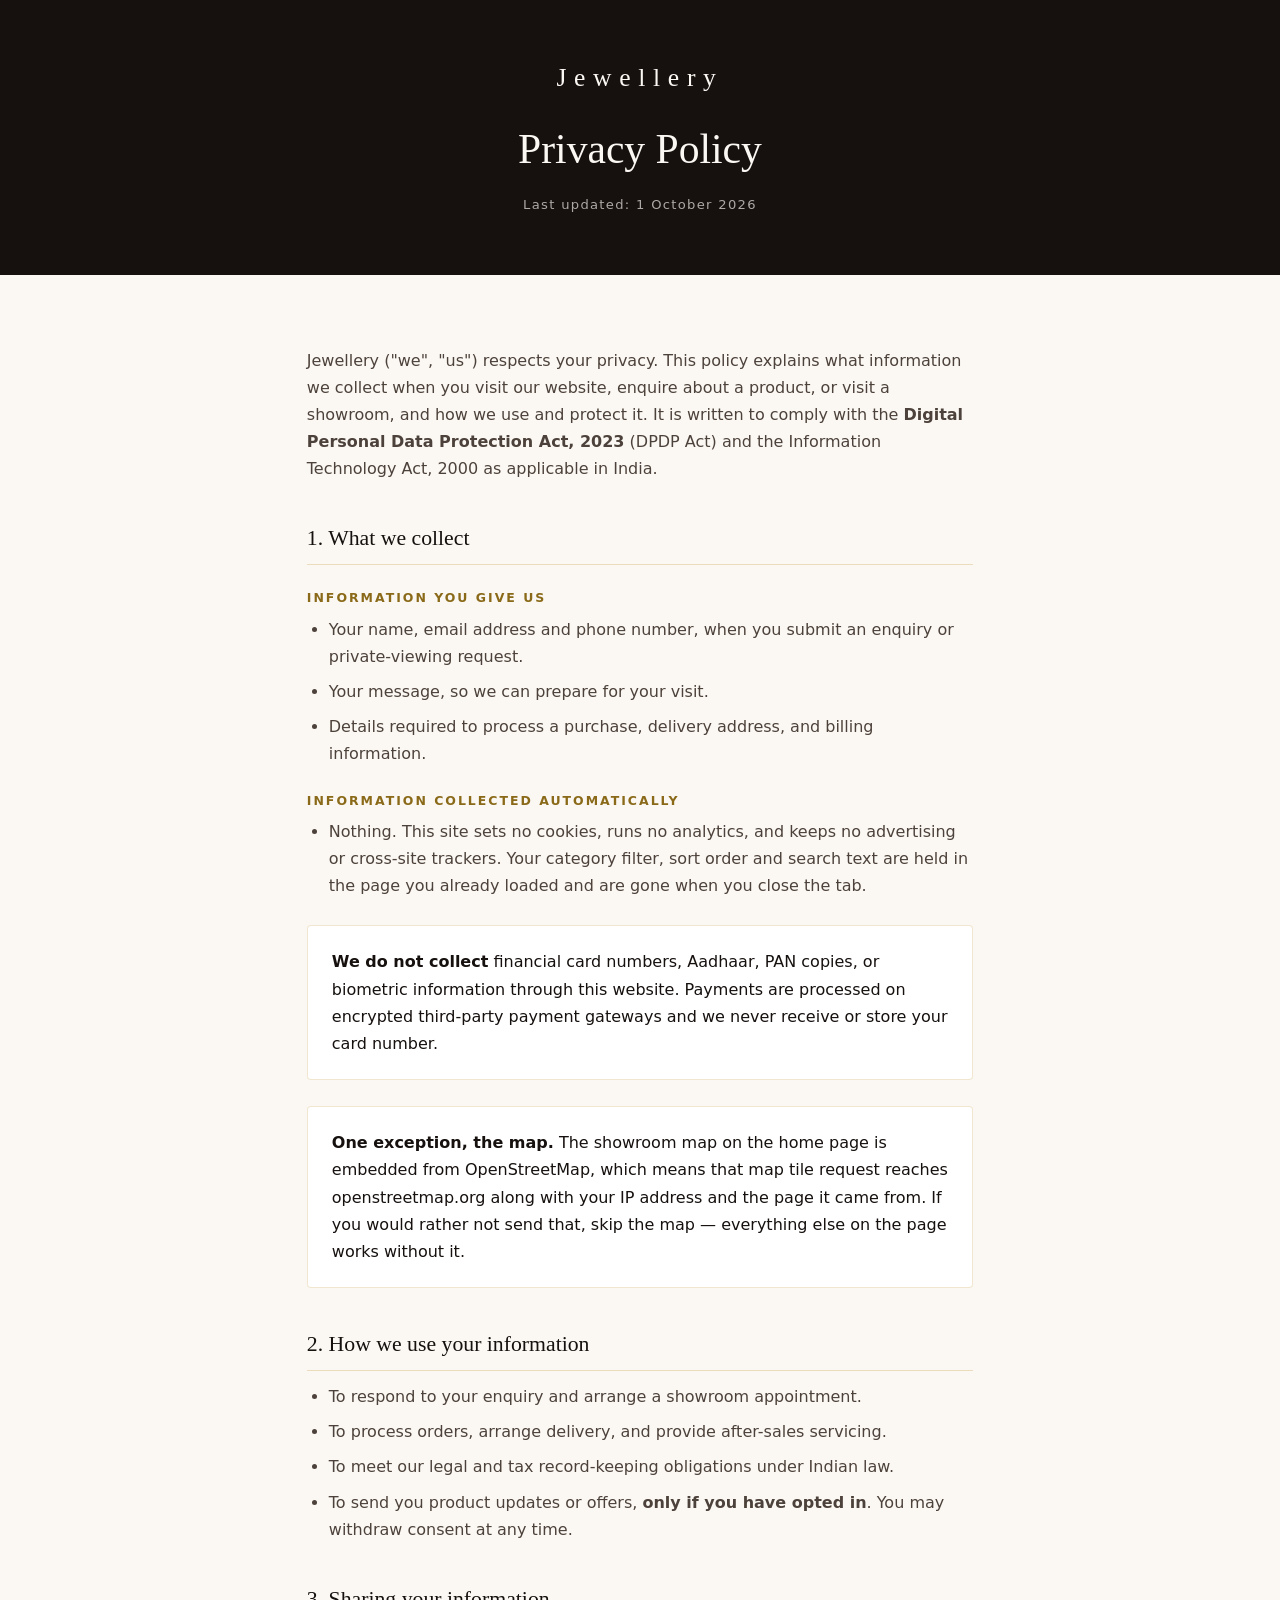
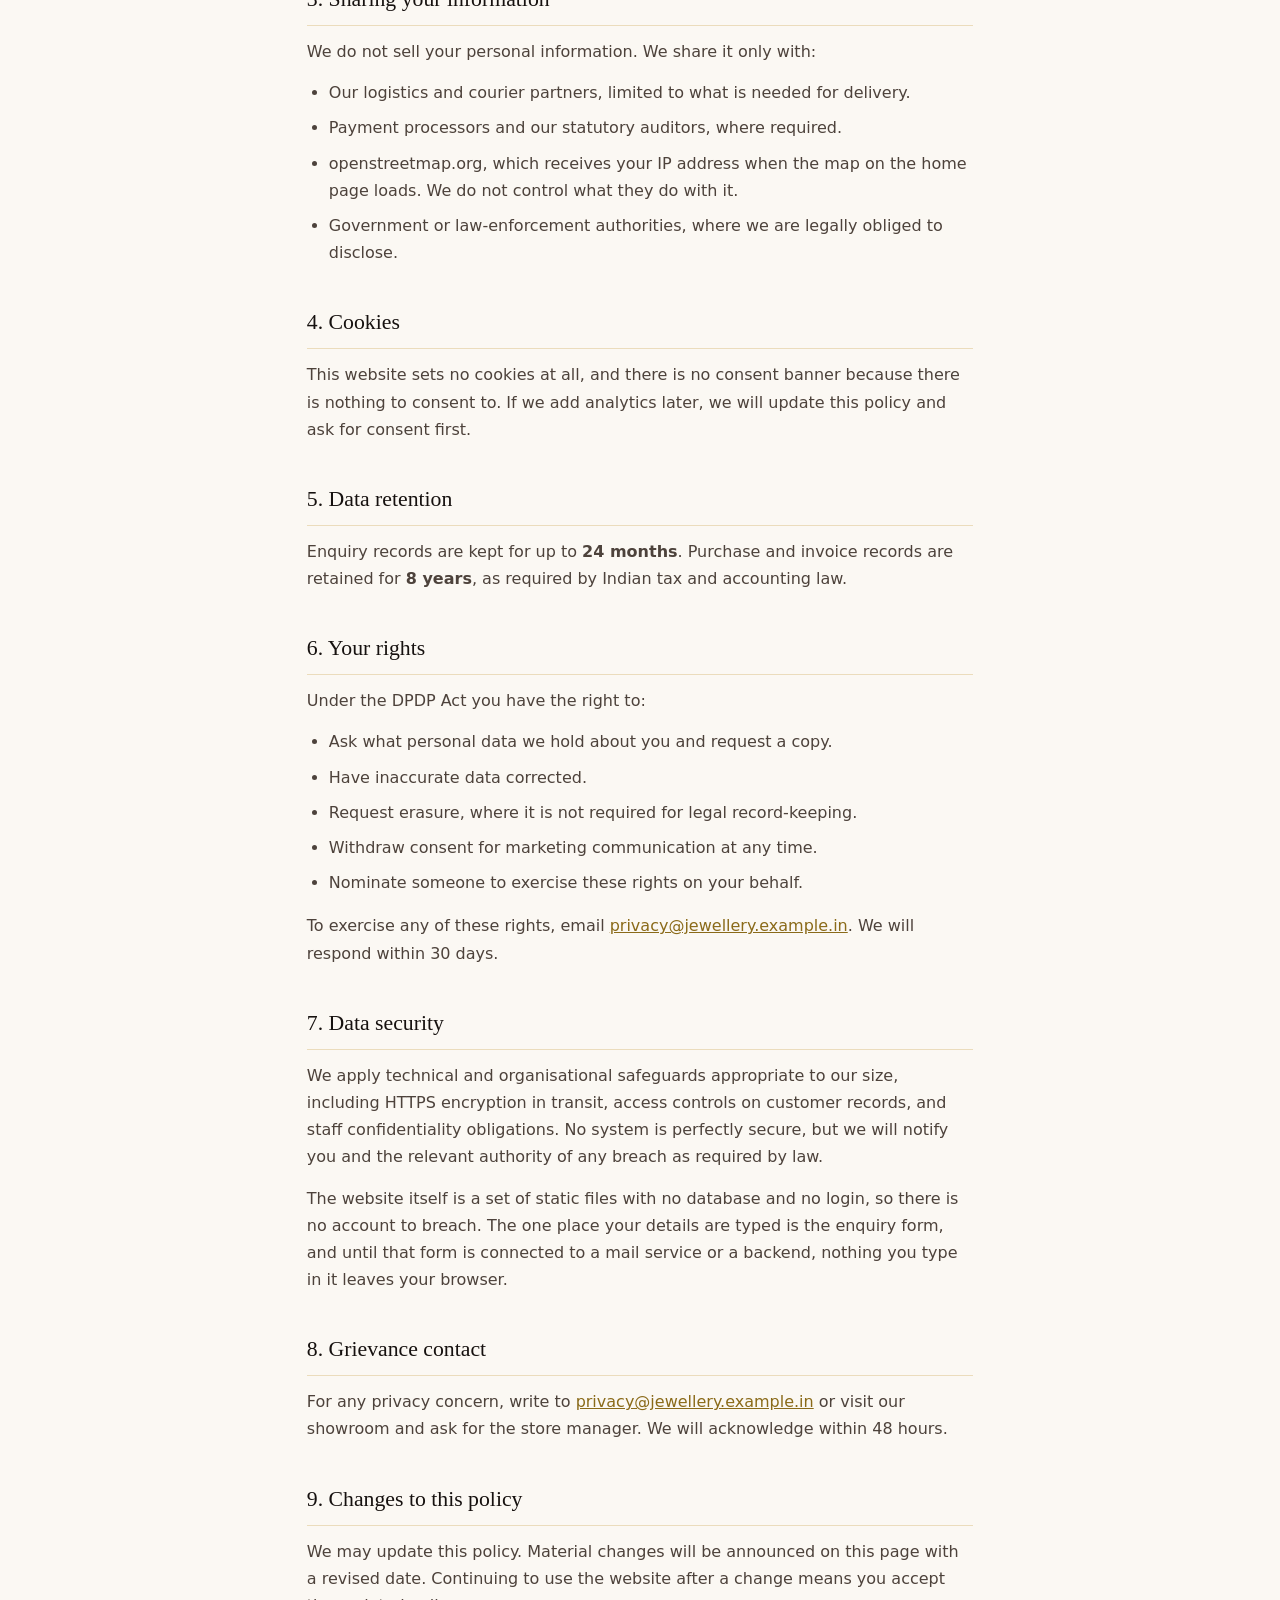
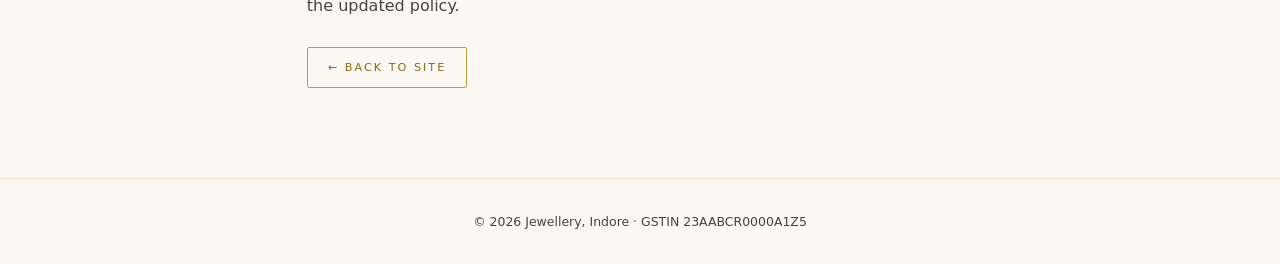
<file: privacy.html>
<!DOCTYPE html>
<html lang="en">
<head>
<meta charset="UTF-8" />
<meta name="viewport" content="width=device-width, initial-scale=1" />
<title>Privacy Policy &mdash; Jewellery</title>
<meta name="description" content="How Jewellery collects, uses and protects your personal information under the Digital Personal Data Protection Act 2023." />
<meta name="robots" content="index, follow" />
<link rel="canonical" href="https://jewellery.example.com/privacy.html" />
<link rel="icon" href="assets/favicon.svg" type="image/svg+xml" />
<link rel="stylesheet" href="assets/css/base.css" />
<link rel="stylesheet" href="assets/css/legal.css" />
</head>

<body>
<header>
  <div class="brand">Jewellery</div>
  <h1>Privacy Policy</h1>
  <p>Last updated: 1 October 2026</p>
</header>

<main>
  <p>Jewellery ("we", "us") respects your privacy. This policy explains what information we collect when you visit our website, enquire about a product, or visit a showroom, and how we use and protect it. It is written to comply with the <strong>Digital Personal Data Protection Act, 2023</strong> (DPDP Act) and the Information Technology Act, 2000 as applicable in India.</p>

  <h2>1. What we collect</h2>
  <h3>Information you give us</h3>
  <ul>
    <li>Your name, email address and phone number, when you submit an enquiry or private-viewing request.</li>
    <li>Your message, so we can prepare for your visit.</li>
    <li>Details required to process a purchase, delivery address, and billing information.</li>
  </ul>

  <h3>Information collected automatically</h3>
  <ul>
    <li>Nothing. This site sets no cookies, runs no analytics, and keeps no advertising or cross-site trackers. Your category filter, sort order and search text are held in the page you already loaded and are gone when you close the tab.</li>
  </ul>

  <div class="box">
    <strong>We do not collect</strong> financial card numbers, Aadhaar, PAN copies, or biometric information through this website. Payments are processed on encrypted third-party payment gateways and we never receive or store your card number.
  </div>

  <div class="box">
    <strong>One exception, the map.</strong> The showroom map on the home page is embedded from OpenStreetMap, which means that map tile request reaches openstreetmap.org along with your IP address and the page it came from. If you would rather not send that, skip the map &mdash; everything else on the page works without it.
  </div>

  <h2>2. How we use your information</h2>
  <ul>
    <li>To respond to your enquiry and arrange a showroom appointment.</li>
    <li>To process orders, arrange delivery, and provide after-sales servicing.</li>
    <li>To meet our legal and tax record-keeping obligations under Indian law.</li>
    <li>To send you product updates or offers, <strong>only if you have opted in</strong>. You may withdraw consent at any time.</li>
  </ul>

  <h2>3. Sharing your information</h2>
  <p>We do not sell your personal information. We share it only with:</p>
  <ul>
    <li>Our logistics and courier partners, limited to what is needed for delivery.</li>
    <li>Payment processors and our statutory auditors, where required.</li>
    <li>openstreetmap.org, which receives your IP address when the map on the home page loads. We do not control what they do with it.</li>
    <li>Government or law-enforcement authorities, where we are legally obliged to disclose.</li>
  </ul>

  <h2>4. Cookies</h2>
  <p>This website sets no cookies at all, and there is no consent banner because there is nothing to consent to. If we add analytics later, we will update this policy and ask for consent first.</p>

  <h2>5. Data retention</h2>
  <p>Enquiry records are kept for up to <strong>24 months</strong>. Purchase and invoice records are retained for <strong>8 years</strong>, as required by Indian tax and accounting law.</p>

  <h2>6. Your rights</h2>
  <p>Under the DPDP Act you have the right to:</p>
  <ul>
    <li>Ask what personal data we hold about you and request a copy.</li>
    <li>Have inaccurate data corrected.</li>
    <li>Request erasure, where it is not required for legal record-keeping.</li>
    <li>Withdraw consent for marketing communication at any time.</li>
    <li>Nominate someone to exercise these rights on your behalf.</li>
  </ul>
  <p>To exercise any of these rights, email <a href="mailto:privacy@jewellery.example.in">privacy@jewellery.example.in</a>. We will respond within 30 days.</p>

  <h2>7. Data security</h2>
  <p>We apply technical and organisational safeguards appropriate to our size, including HTTPS encryption in transit, access controls on customer records, and staff confidentiality obligations. No system is perfectly secure, but we will notify you and the relevant authority of any breach as required by law.</p>
  <p>The website itself is a set of static files with no database and no login, so there is no account to breach. The one place your details are typed is the enquiry form, and until that form is connected to a mail service or a backend, nothing you type in it leaves your browser.</p>

  <h2>8. Grievance contact</h2>
  <p>For any privacy concern, write to <a href="mailto:privacy@jewellery.example.in">privacy@jewellery.example.in</a> or visit our showroom and ask for the store manager. We will acknowledge within 48 hours.</p>

  <h2>9. Changes to this policy</h2>
  <p>We may update this policy. Material changes will be announced on this page with a revised date. Continuing to use the website after a change means you accept the updated policy.</p>

  <a class="back" href="index.html">&larr; Back to site</a>
</main>

<footer>&copy; 2026 Jewellery, Indore &middot; GSTIN 23AABCR0000A1Z5</footer>
</body>
</html>
</file>
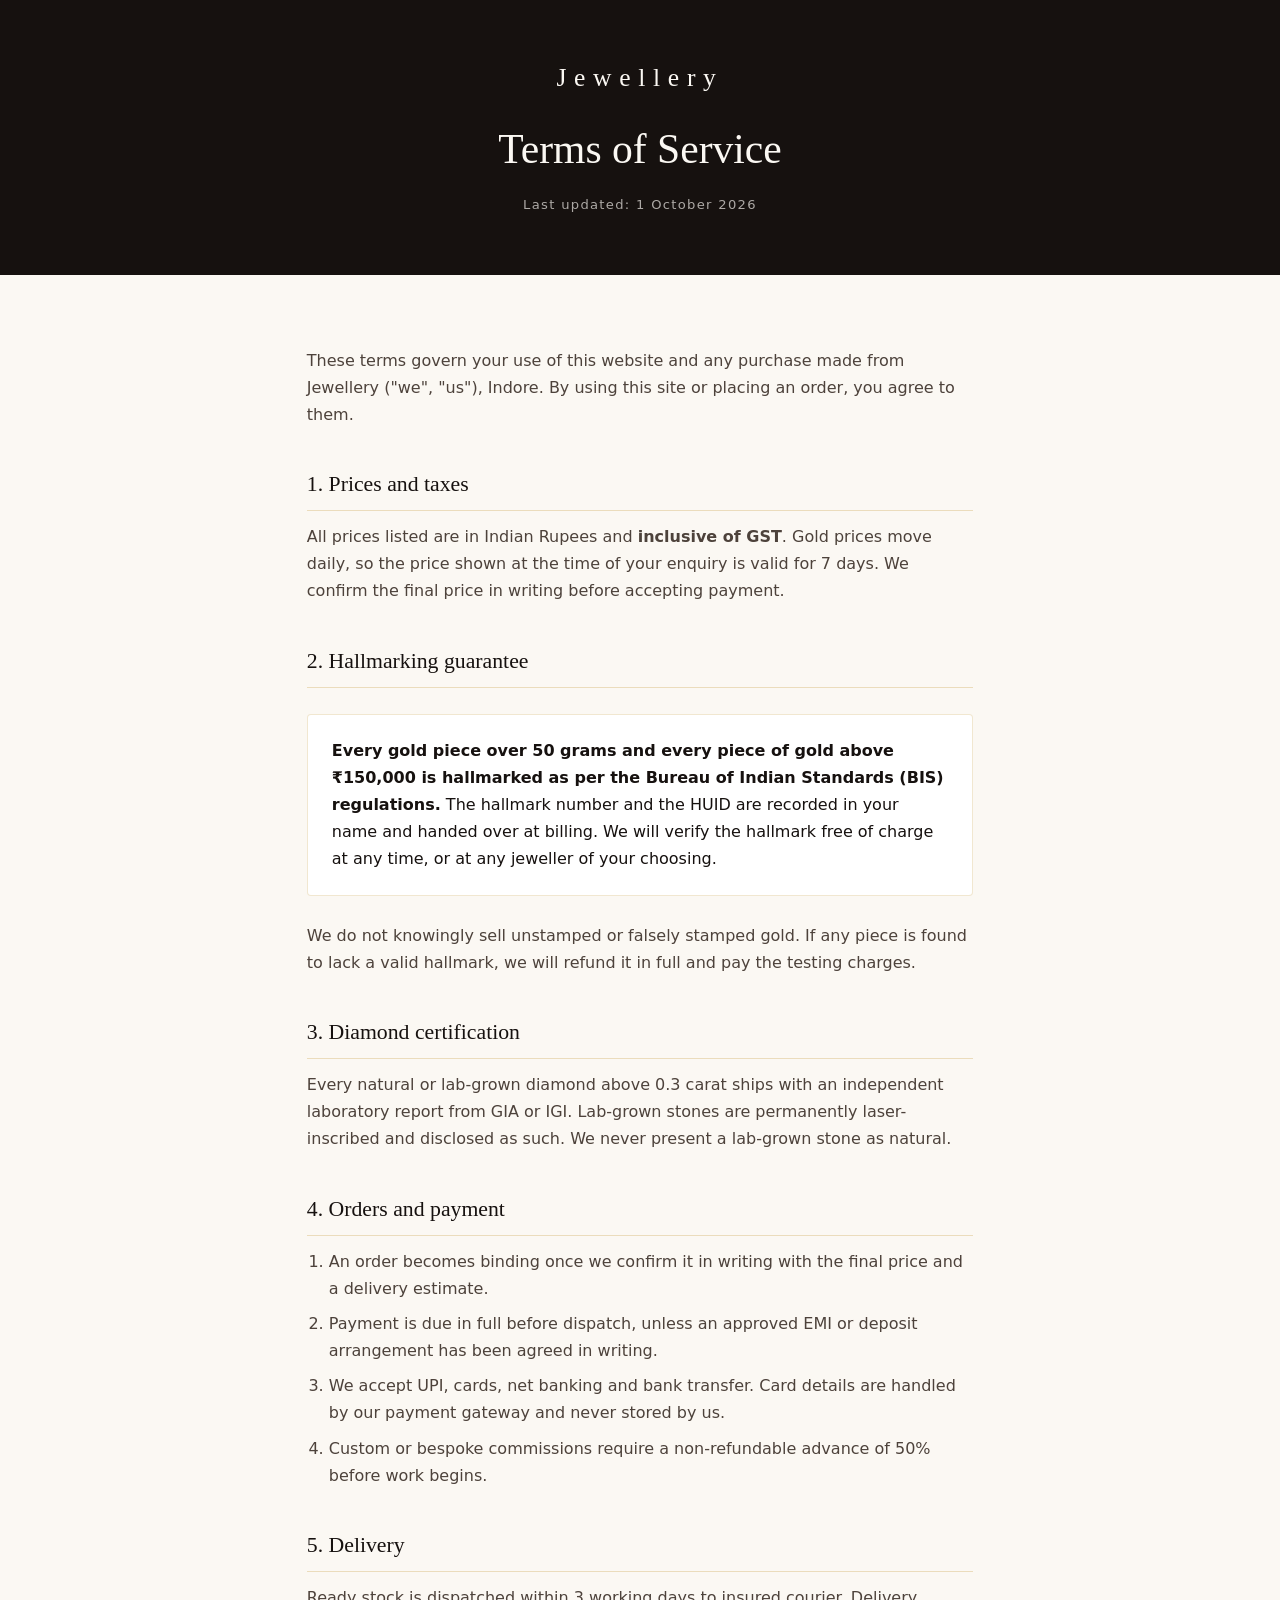
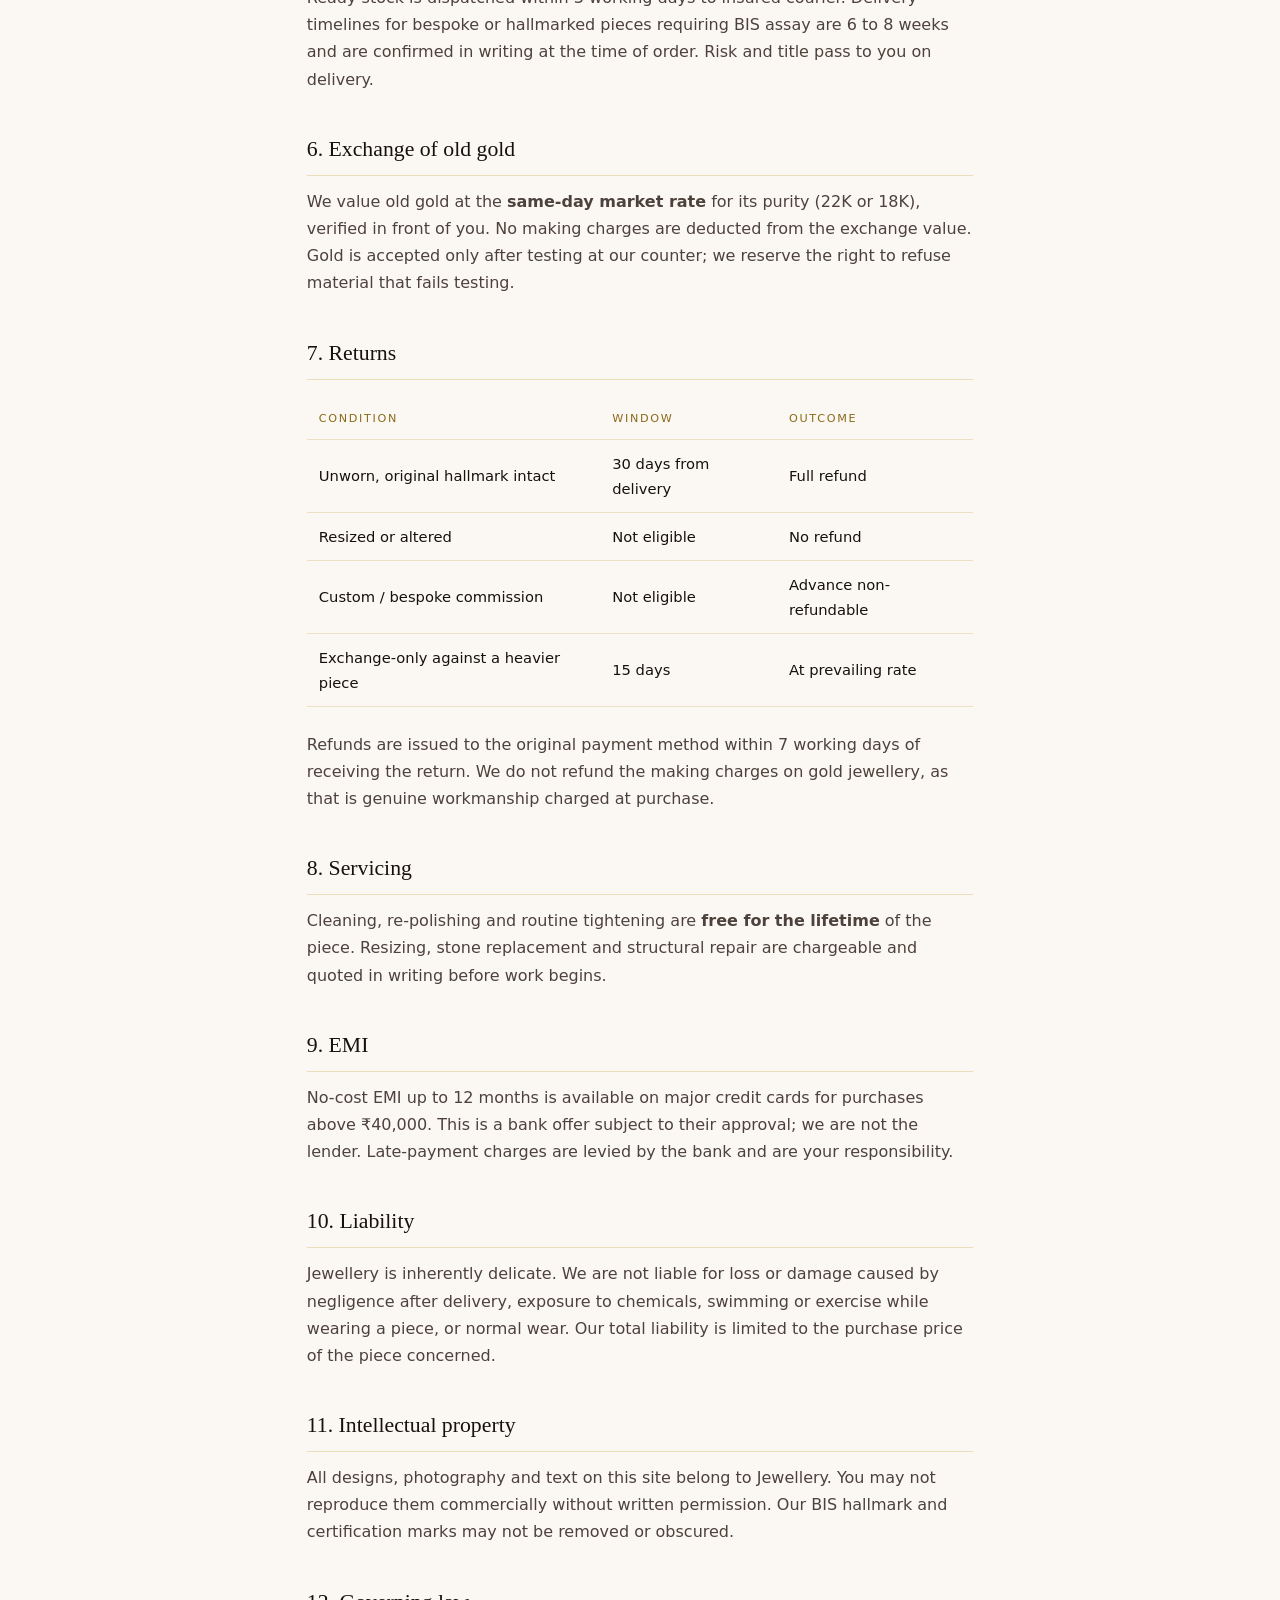
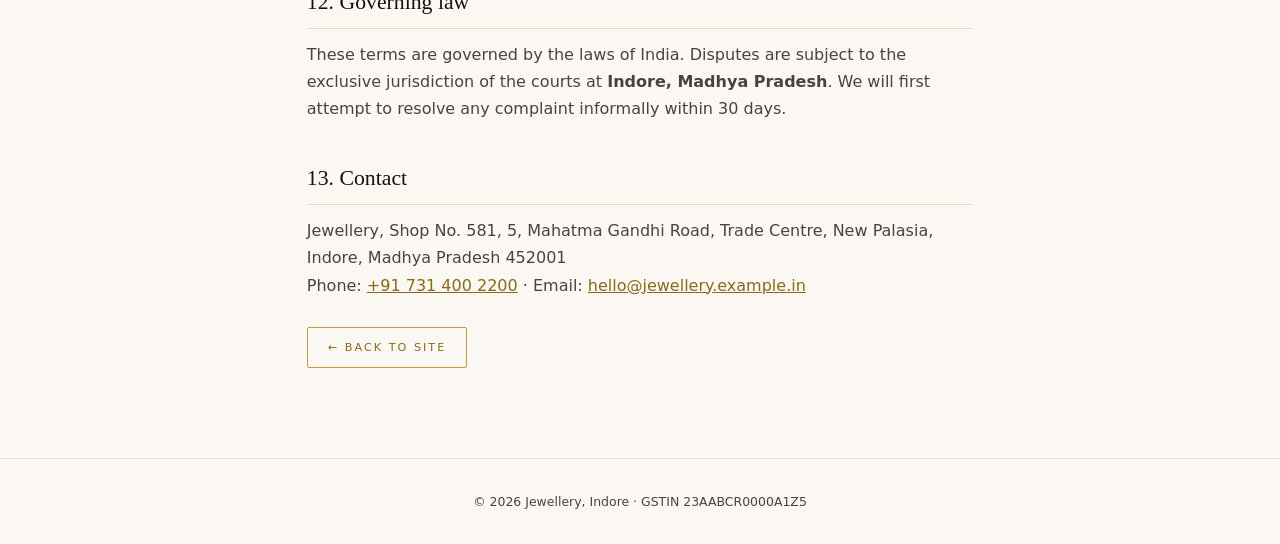
<file: terms.html>
<!DOCTYPE html>
<html lang="en">
<head>
<meta charset="UTF-8" />
<meta name="viewport" content="width=device-width, initial-scale=1" />
<title>Terms of Service &mdash; Jewellery</title>
<meta name="description" content="Terms of sale, hallmarking guarantee, exchange policy and returns for Jewellery, Indore." />
<meta name="robots" content="index, follow" />
<link rel="canonical" href="https://jewellery.example.com/terms.html" />
<link rel="icon" href="assets/favicon.svg" type="image/svg+xml" />
<link rel="stylesheet" href="assets/css/base.css" />
<link rel="stylesheet" href="assets/css/legal.css" />
</head>

<body>
<header>
  <div class="brand">Jewellery</div>
  <h1>Terms of Service</h1>
  <p>Last updated: 1 October 2026</p>
</header>

<main>
  <p>These terms govern your use of this website and any purchase made from Jewellery ("we", "us"), Indore. By using this site or placing an order, you agree to them.</p>

  <h2>1. Prices and taxes</h2>
  <p>All prices listed are in Indian Rupees and <strong>inclusive of GST</strong>. Gold prices move daily, so the price shown at the time of your enquiry is valid for 7 days. We confirm the final price in writing before accepting payment.</p>

  <h2>2. Hallmarking guarantee</h2>
  <div class="box">
    <strong>Every gold piece over 50 grams and every piece of gold above &#8377;150,000 is hallmarked as per the Bureau of Indian Standards (BIS) regulations.</strong> The hallmark number and the HUID are recorded in your name and handed over at billing. We will verify the hallmark free of charge at any time, or at any jeweller of your choosing.
  </div>
  <p>We do not knowingly sell unstamped or falsely stamped gold. If any piece is found to lack a valid hallmark, we will refund it in full and pay the testing charges.</p>

  <h2>3. Diamond certification</h2>
  <p>Every natural or lab-grown diamond above 0.3 carat ships with an independent laboratory report from GIA or IGI. Lab-grown stones are permanently laser-inscribed and disclosed as such. We never present a lab-grown stone as natural.</p>

  <h2>4. Orders and payment</h2>
  <ol>
    <li>An order becomes binding once we confirm it in writing with the final price and a delivery estimate.</li>
    <li>Payment is due in full before dispatch, unless an approved EMI or deposit arrangement has been agreed in writing.</li>
    <li>We accept UPI, cards, net banking and bank transfer. Card details are handled by our payment gateway and never stored by us.</li>
    <li>Custom or bespoke commissions require a non-refundable advance of 50% before work begins.</li>
  </ol>

  <h2>5. Delivery</h2>
  <p>Ready stock is dispatched within 3 working days to insured courier. Delivery timelines for bespoke or hallmarked pieces requiring BIS assay are 6 to 8 weeks and are confirmed in writing at the time of order. Risk and title pass to you on delivery.</p>

  <h2>6. Exchange of old gold</h2>
  <p>We value old gold at the <strong>same-day market rate</strong> for its purity (22K or 18K), verified in front of you. No making charges are deducted from the exchange value. Gold is accepted only after testing at our counter; we reserve the right to refuse material that fails testing.</p>

  <h2>7. Returns</h2>
  <table>
    <tr><th>Condition</th><th>Window</th><th>Outcome</th></tr>
    <tr><td>Unworn, original hallmark intact</td><td>30 days from delivery</td><td>Full refund</td></tr>
    <tr><td>Resized or altered</td><td>Not eligible</td><td>No refund</td></tr>
    <tr><td>Custom / bespoke commission</td><td>Not eligible</td><td>Advance non-refundable</td></tr>
    <tr><td>Exchange-only against a heavier piece</td><td>15 days</td><td>At prevailing rate</td></tr>
  </table>
  <p>Refunds are issued to the original payment method within 7 working days of receiving the return. We do not refund the making charges on gold jewellery, as that is genuine workmanship charged at purchase.</p>

  <h2>8. Servicing</h2>
  <p>Cleaning, re-polishing and routine tightening are <strong>free for the lifetime</strong> of the piece. Resizing, stone replacement and structural repair are chargeable and quoted in writing before work begins.</p>

  <h2>9. EMI</h2>
  <p>No-cost EMI up to 12 months is available on major credit cards for purchases above &#8377;40,000. This is a bank offer subject to their approval; we are not the lender. Late-payment charges are levied by the bank and are your responsibility.</p>

  <h2>10. Liability</h2>
  <p>Jewellery is inherently delicate. We are not liable for loss or damage caused by negligence after delivery, exposure to chemicals, swimming or exercise while wearing a piece, or normal wear. Our total liability is limited to the purchase price of the piece concerned.</p>

  <h2>11. Intellectual property</h2>
  <p>All designs, photography and text on this site belong to Jewellery. You may not reproduce them commercially without written permission. Our BIS hallmark and certification marks may not be removed or obscured.</p>

  <h2>12. Governing law</h2>
  <p>These terms are governed by the laws of India. Disputes are subject to the exclusive jurisdiction of the courts at <strong>Indore, Madhya Pradesh</strong>. We will first attempt to resolve any complaint informally within 30 days.</p>

  <h2>13. Contact</h2>
  <p>Jewellery, Shop No. 581, 5, Mahatma Gandhi Road, Trade Centre, New Palasia, Indore, Madhya Pradesh 452001<br />
  Phone: <a href="tel:+917314002200">+91 731 400 2200</a> &middot; Email: <a href="mailto:hello@jewellery.example.in">hello@jewellery.example.in</a></p>

  <a class="back" href="index.html">&larr; Back to site</a>
</main>

<footer>&copy; 2026 Jewellery, Indore &middot; GSTIN 23AABCR0000A1Z5</footer>
</body>
</html>
</file>
<file: assets/css/base.css>
/* Design tokens, reset and the two rules every page shares.
   Loaded first on every page; site.css and legal.css follow it. */

:root{
  --ink:#16110f; --ink2:#4d423b;
  --gold:#c39b3d; --gold2:#e7cd85; --gold3:#8a6a19;
  --cream:#fbf8f3; --white:#fff; --em:#1d6f5c;
  --serif:"Didot","Bodoni MT","Playfair Display",Georgia,serif;
  --sans:"Futura","Avenir Next","Century Gothic",system-ui,sans-serif;
  --e:cubic-bezier(.22,.61,.36,1);
}

*{margin:0;padding:0;box-sizing:border-box}
html{scroll-behavior:smooth}
body{font-family:var(--sans);color:var(--ink);background:var(--cream);line-height:1.65}
a{color:inherit}

:focus-visible{outline:2px solid var(--gold);outline-offset:3px}

/* Scroll reveal. Elements start hidden and are unhidden by reveal.js, which
   skips the whole mechanism when the visitor prefers reduced motion. */
.rv{opacity:0;transform:translateY(36px);transition:opacity .9s var(--e),transform .9s var(--e)}
.rv.in{opacity:1;transform:none}

@media(prefers-reduced-motion:reduce){
  .rv{opacity:1;transform:none;transition:none}
  *{animation:none!important;transition-duration:.01ms!important}
}

/* Content that only screen readers should announce. */
.sr{position:absolute;width:1px;height:1px;padding:0;margin:-1px;overflow:hidden;clip:rect(0 0 0 0);white-space:nowrap;border:0}
</file>
<file: assets/css/legal.css>
/* Privacy and terms pages. Loaded after base.css, which supplies the tokens,
   the reset and the focus ring — so nothing is redeclared here. */

body{line-height:1.7}

header{background:var(--ink);color:var(--cream);padding:56px 6vw 44px;text-align:center}
header .brand{font-family:var(--serif);font-size:1.6rem;letter-spacing:.3em}
header h1{font-family:var(--serif);font-weight:400;font-size:clamp(1.7rem,4vw,2.6rem);margin-top:14px}
header p{color:rgba(251,248,243,.66);font-size:.82rem;letter-spacing:.1em;margin-top:10px}

main{max-width:820px;margin:0 auto;padding:clamp(40px,7vw,72px) 6vw 90px}

h2{font-family:var(--serif);font-weight:400;font-size:1.36rem;margin:38px 0 12px;padding-bottom:7px;border-bottom:1px solid rgba(195,155,61,.3)}
h3{font-size:.78rem;letter-spacing:.16em;text-transform:uppercase;color:var(--gold3);margin:22px 0 7px}
p{margin-bottom:14px;color:var(--ink2)}
ul,ol{margin:0 0 16px 22px;color:var(--ink2)}
li{margin-bottom:8px}
a{color:var(--gold3)}

table{width:100%;border-collapse:collapse;margin:18px 0 24px;font-size:.92rem}
th,td{text-align:left;padding:11px 12px;border-bottom:1px solid rgba(195,155,61,.26)}
th{font-size:.7rem;letter-spacing:.15em;text-transform:uppercase;color:var(--gold3);font-weight:400}

.box{background:var(--white);border:1px solid rgba(195,155,61,.24);border-radius:4px;padding:22px 24px;margin:26px 0}
.box strong{color:var(--ink)}

footer{text-align:center;padding:32px 6vw;font-size:.78rem;color:var(--ink2);border-top:1px solid rgba(195,155,61,.24)}

.back{display:inline-block;margin-top:14px;font-size:.7rem;letter-spacing:.18em;text-transform:uppercase;text-decoration:none;border:1px solid var(--gold);color:var(--gold3);padding:10px 20px;border-radius:2px}
.back:hover{background:var(--gold);color:#fff}
</file>
